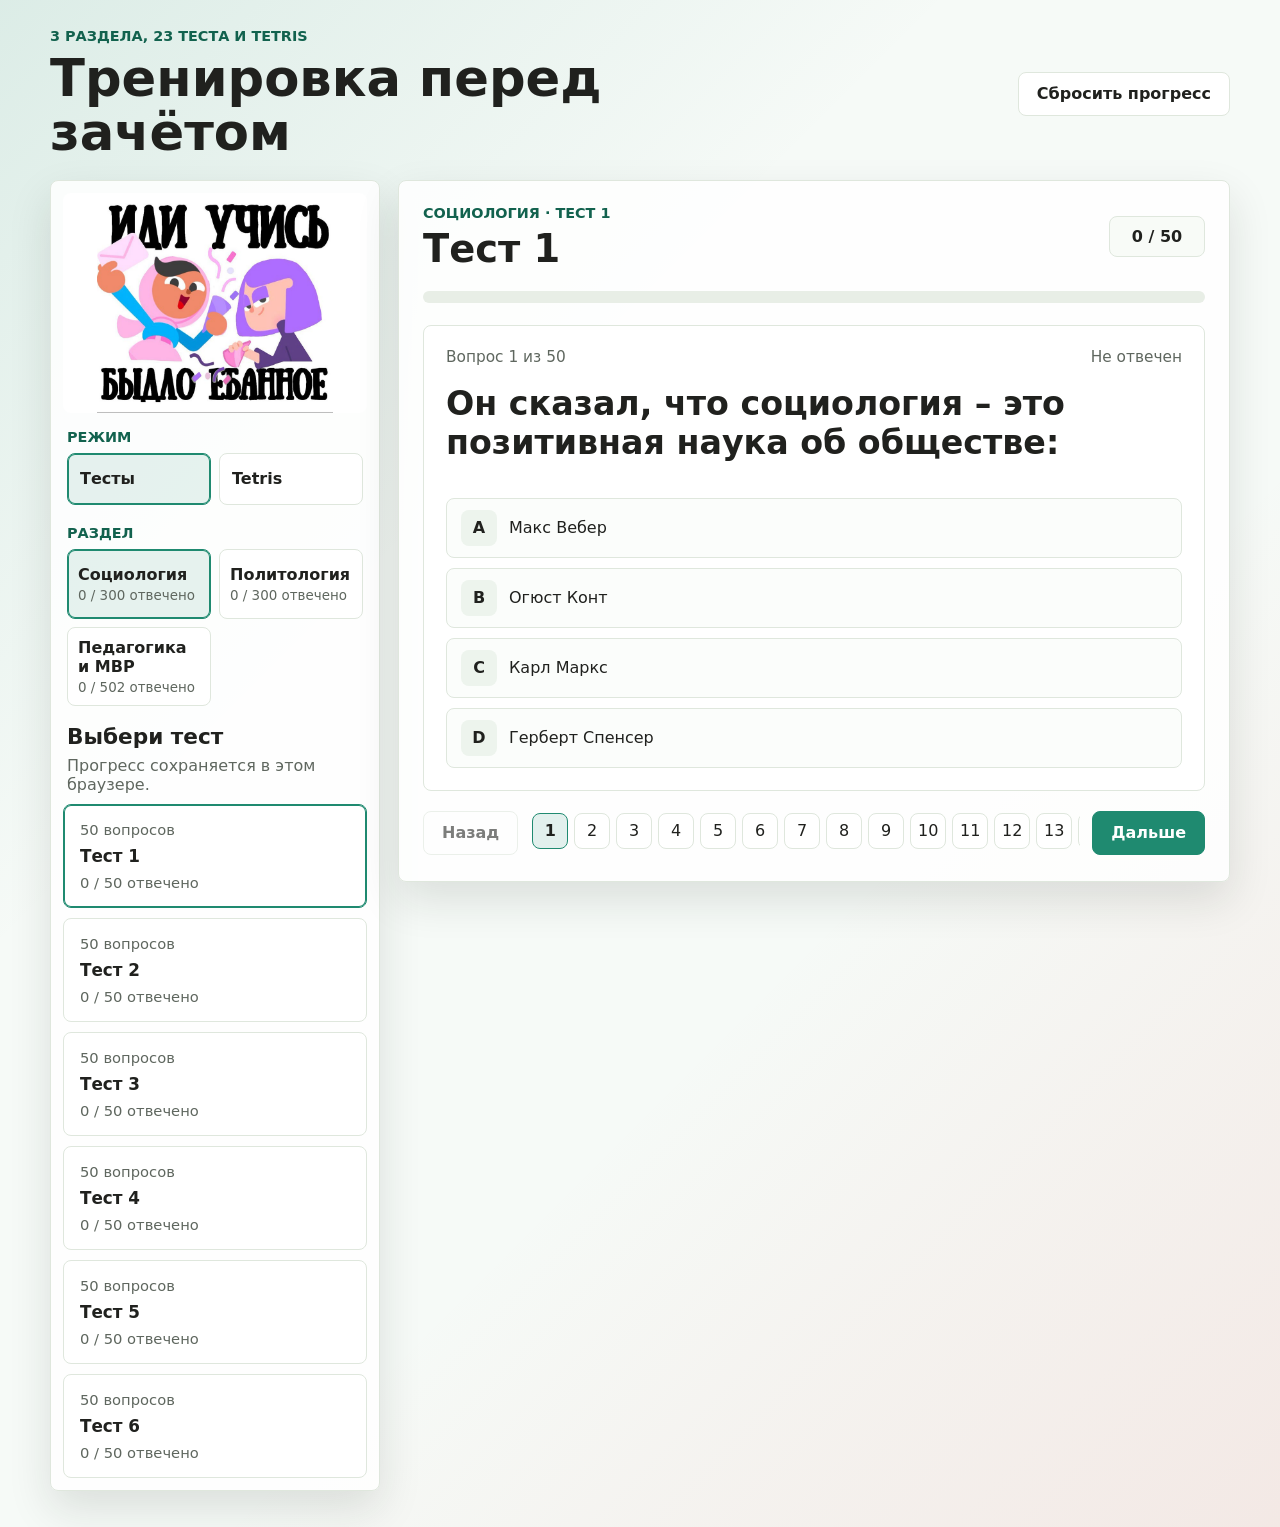
<file: index.html>
<!doctype html>
<html lang="ru">
  <head>
    <meta charset="UTF-8" />
    <meta name="viewport" content="width=device-width, initial-scale=1.0" />
    <meta
      name="description"
      content="Сайт для прохождения тестов и игры в Tetris с общей таблицей рекордов."
    />
    <meta name="theme-color" content="#1f8a70" />
    <title>Тесты и Tetris</title>
    <link rel="stylesheet" href="styles.css" />
  </head>
  <body>
    <div class="app-shell">
      <header class="topbar">
        <div>
          <p class="eyebrow">3 раздела, 23 теста и Tetris</p>
          <h1>Тренировка перед зачётом</h1>
        </div>
        <button class="ghost-button" id="resetAllButton" type="button">Сбросить прогресс</button>
      </header>

      <main class="workspace">
        <aside class="test-list" aria-label="Список тестов">
          <div class="study-photo" aria-hidden="true">
            <img
              src="assets/duolingo-study.jpg"
              alt=""
            />
          </div>

          <div class="mode-switcher">
            <p class="eyebrow">Режим</p>
            <div class="mode-tabs" id="modeTabs" aria-label="Режим сайта"></div>
          </div>

          <div id="quizSidebar">
          <div class="section-switcher">
            <p class="eyebrow">Раздел</p>
            <div class="section-tabs" id="sectionTabs" aria-label="Разделы тестов"></div>
          </div>

          <div class="test-list-header">
            <h2>Выбери тест</h2>
            <p>Прогресс сохраняется в этом браузере.</p>
          </div>

          <div class="test-cards" id="testCards"></div>
          </div>
        </aside>

        <section class="quiz-panel">
          <div id="quizView" aria-live="polite">
          <div class="quiz-toolbar">
            <div>
              <p class="eyebrow" id="activeTestLabel">Тест 1</p>
              <h2 id="activeTestTitle">Название теста</h2>
            </div>
            <div class="score-pill" id="answeredCount">0 / 50</div>
          </div>

          <div class="progress-track" aria-label="Прогресс теста">
            <div class="progress-bar" id="progressBar"></div>
          </div>

          <article class="question-area">
            <div class="question-meta">
              <span id="questionNumber">Вопрос 1</span>
              <span id="questionStatus">Не отвечен</span>
            </div>

            <h3 id="questionText">Вопрос появится здесь</h3>

            <div class="options" id="answerOptions"></div>

            <div class="feedback hidden" id="feedback"></div>
          </article>

          <div class="navigation">
            <button class="secondary-button" id="prevButton" type="button">Назад</button>
            <div class="jump-list" id="jumpList" aria-label="Быстрый переход по вопросам"></div>
            <button class="primary-button" id="nextButton" type="button">Дальше</button>
          </div>

          <section class="result-panel hidden" id="resultPanel">
            <div>
              <p class="eyebrow">Результат</p>
              <h2 id="resultTitle">0 правильных</h2>
              <p id="resultText"></p>
            </div>
            <button class="primary-button" id="finishButton" type="button">Посмотреть ошибки</button>
          </section>
          </div>

          <section class="tetris-view hidden" id="tetrisView" aria-label="Tetris">
            <div class="tetris-toolbar">
              <div>
                <p class="eyebrow">Arcade</p>
                <h2>Tetris</h2>
                <p class="tetris-copy">Стрелки двигают фигуру, вверх поворачивает, пробел делает жёсткое падение.</p>
              </div>
              <div class="tetris-actions">
                <button class="primary-button" id="tetrisStartButton" type="button">Новая игра</button>
                <button class="secondary-button" id="tetrisPauseButton" type="button">Пауза</button>
              </div>
            </div>

            <div class="tetris-layout">
              <div class="tetris-stage">
                <canvas id="tetrisCanvas" width="300" height="600" aria-label="Поле Tetris"></canvas>
                <div class="tetris-overlay" id="tetrisOverlay">Нажми «Новая игра»</div>
              </div>

              <div class="tetris-side">
                <div class="tetris-stats">
                  <div class="tetris-stat">
                    <span>Очки</span>
                    <strong id="tetrisScore">0</strong>
                  </div>
                  <div class="tetris-stat">
                    <span>Линии</span>
                    <strong id="tetrisLines">0</strong>
                  </div>
                  <div class="tetris-stat">
                    <span>Уровень</span>
                    <strong id="tetrisLevel">1</strong>
                  </div>
                </div>

                <div class="tetris-preview">
                  <p class="eyebrow">Следующая</p>
                  <canvas id="tetrisNextCanvas" width="120" height="120" aria-label="Следующая фигура"></canvas>
                </div>

                <div class="leaderboard-panel">
                  <div class="leaderboard-head">
                    <div>
                      <p class="eyebrow">Рекорды</p>
                      <h3>Таблица лидеров</h3>
                    </div>
                    <button class="ghost-button leaderboard-refresh" id="leaderboardRefreshButton" type="button">Обновить</button>
                  </div>

                  <form class="leaderboard-form" id="leaderboardForm">
                    <label class="leaderboard-label" for="leaderboardInitials">Инициалы</label>
                    <div class="leaderboard-row">
                      <input
                        class="leaderboard-input"
                        id="leaderboardInitials"
                        name="initials"
                        type="text"
                        maxlength="4"
                        autocomplete="off"
                        placeholder="VOV"
                      />
                      <button class="primary-button leaderboard-submit" id="leaderboardSubmitButton" type="submit">
                        Сохранить
                      </button>
                    </div>
                  </form>

                  <p class="leaderboard-hint" id="leaderboardHint">Закончи игру и отправь счёт, чтобы он появился у всех посетителей.</p>
                  <ol class="leaderboard-list" id="leaderboardList"></ol>
                  <p class="leaderboard-status" id="leaderboardStatus"></p>
                </div>
              </div>
            </div>
          </section>
        </section>
      </main>
    </div>

    <template id="testCardTemplate">
      <button class="test-card" type="button">
        <span class="test-card-kicker"></span>
        <strong></strong>
        <span class="test-card-progress"></span>
      </button>
    </template>

    <script src="tetris.js"></script>
    <script src="questions.js"></script>
    <script src="app.js"></script>
  </body>
</html>
</file>
<file: styles.css>
:root {
  --page: #f6faf7;
  --panel: #ffffff;
  --ink: #20211e;
  --muted: #5f675f;
  --line: #dfe7dd;
  --green: #1f8a70;
  --green-dark: #12624e;
  --coral: #d94f45;
  --yellow: #f2c84b;
  --shadow: 0 18px 44px rgba(27, 32, 26, 0.12);
  color-scheme: light;
  font-family:
    Inter, "Segoe UI", system-ui, -apple-system, BlinkMacSystemFont, Arial, sans-serif;
}

* {
  box-sizing: border-box;
}

body {
  margin: 0;
  min-height: 100vh;
  background:
    linear-gradient(135deg, rgba(31, 138, 112, 0.12), transparent 34%),
    linear-gradient(315deg, rgba(217, 79, 69, 0.1), transparent 38%),
    var(--page);
  color: var(--ink);
}

button {
  font: inherit;
  letter-spacing: 0;
}

.app-shell {
  width: min(1180px, calc(100% - 32px));
  margin: 0 auto;
  padding: 28px 0 36px;
}

.topbar {
  display: flex;
  align-items: center;
  justify-content: space-between;
  gap: 20px;
  margin-bottom: 20px;
}

.topbar h1,
.quiz-toolbar h2,
.test-list-header h2,
.result-panel h2 {
  margin: 0;
  line-height: 1.05;
}

.topbar h1 {
  font-size: clamp(2rem, 4vw, 4.2rem);
  max-width: 760px;
}

.eyebrow {
  margin: 0 0 8px;
  color: var(--green-dark);
  font-size: 0.9rem;
  font-weight: 800;
  text-transform: uppercase;
}

.workspace {
  display: grid;
  grid-template-columns: minmax(260px, 330px) minmax(0, 1fr);
  gap: 18px;
  align-items: start;
}

.test-list,
.quiz-panel {
  background: rgba(255, 255, 255, 0.86);
  border: 1px solid var(--line);
  border-radius: 8px;
  box-shadow: var(--shadow);
}

.test-list {
  padding: 12px;
}

.study-photo {
  height: 220px;
  overflow: hidden;
  border-radius: 8px;
  background: #ffffff;
}

.study-photo img {
  width: 100%;
  height: 100%;
  display: block;
  object-fit: contain;
}

.test-list-header {
  padding: 16px 4px 10px;
}

.mode-switcher {
  padding: 16px 4px 4px;
}

.mode-tabs {
  display: grid;
  grid-template-columns: 1fr 1fr;
  gap: 8px;
}

.mode-tab {
  min-height: 52px;
  padding: 10px 12px;
  color: var(--ink);
  background: #ffffff;
  border: 1px solid var(--line);
  border-radius: 8px;
  cursor: pointer;
  text-align: left;
  font-weight: 800;
}

.mode-tab:hover,
.mode-tab:focus-visible {
  border-color: var(--green);
  outline: none;
}

.mode-tab.active {
  border-color: var(--green);
  background: rgba(31, 138, 112, 0.1);
  box-shadow: inset 0 0 0 1px var(--green);
}

.section-switcher {
  padding: 16px 4px 4px;
}

.section-tabs {
  display: grid;
  grid-template-columns: 1fr 1fr;
  gap: 8px;
}

.section-tab {
  min-height: 70px;
  display: grid;
  align-content: center;
  gap: 4px;
  padding: 10px;
  color: var(--ink);
  background: #ffffff;
  border: 1px solid var(--line);
  border-radius: 8px;
  cursor: pointer;
  text-align: left;
}

.section-tab strong,
.section-tab span {
  display: block;
}

.section-tab span {
  color: var(--muted);
  font-size: 0.84rem;
}

.section-tab:hover,
.section-tab:focus-visible {
  border-color: var(--green);
  outline: none;
}

.section-tab.active {
  border-color: var(--green);
  background: rgba(31, 138, 112, 0.1);
  box-shadow: inset 0 0 0 1px var(--green);
}

.test-list-header h2 {
  font-size: 1.35rem;
}

.test-list-header p {
  margin: 8px 0 0;
  color: var(--muted);
}

.test-cards {
  display: grid;
  gap: 10px;
}

.test-card {
  width: 100%;
  min-height: 98px;
  display: grid;
  gap: 8px;
  padding: 16px;
  text-align: left;
  color: var(--ink);
  background: var(--panel);
  border: 1px solid var(--line);
  border-radius: 8px;
  cursor: pointer;
  transition:
    border-color 160ms ease,
    transform 160ms ease,
    box-shadow 160ms ease;
}

.test-card:hover,
.test-card:focus-visible {
  border-color: var(--green);
  transform: translateY(-1px);
  outline: none;
  box-shadow: 0 10px 22px rgba(31, 138, 112, 0.14);
}

.test-card.active {
  border-color: var(--green);
  box-shadow: inset 0 0 0 1px var(--green);
}

.test-card-kicker,
.test-card-progress {
  color: var(--muted);
  font-size: 0.92rem;
}

.test-card strong {
  font-size: 1.05rem;
}

.quiz-panel {
  min-height: 680px;
  padding: 24px;
}

.quiz-toolbar {
  display: flex;
  align-items: center;
  justify-content: space-between;
  gap: 16px;
}

.quiz-toolbar h2 {
  font-size: clamp(1.7rem, 3vw, 2.8rem);
}

.score-pill {
  min-width: 96px;
  padding: 10px 14px;
  border: 1px solid var(--line);
  border-radius: 8px;
  background: #f8fbf7;
  text-align: center;
  font-weight: 800;
  white-space: nowrap;
}

.progress-track {
  height: 12px;
  margin: 22px 0;
  overflow: hidden;
  border-radius: 8px;
  background: #e8eee6;
}

.progress-bar {
  width: 0%;
  height: 100%;
  background: linear-gradient(90deg, var(--green), var(--yellow), var(--coral));
  transition: width 200ms ease;
}

.question-area {
  min-height: 390px;
  display: grid;
  align-content: start;
  gap: 18px;
  padding: 22px;
  border: 1px solid var(--line);
  border-radius: 8px;
  background: var(--panel);
}

.question-meta {
  display: flex;
  align-items: center;
  justify-content: space-between;
  gap: 12px;
  color: var(--muted);
  font-size: 0.96rem;
}

#questionText {
  min-height: 96px;
  margin: 0;
  overflow-wrap: anywhere;
  font-size: clamp(1.35rem, 2.6vw, 2.15rem);
  line-height: 1.18;
}

.options {
  display: grid;
  gap: 10px;
}

.text-answer-form {
  display: grid;
  grid-template-columns: minmax(0, 1fr) auto;
  gap: 10px;
}

.text-answer-input {
  width: 100%;
  min-height: 52px;
  padding: 0 14px;
  color: var(--ink);
  background: #ffffff;
  border: 1px solid var(--line);
  border-radius: 8px;
}

.text-answer-input:focus-visible {
  border-color: var(--green);
  outline: none;
}

.text-answer-button {
  min-width: 124px;
}

.option-button {
  width: 100%;
  min-height: 58px;
  display: grid;
  grid-template-columns: 36px 1fr;
  align-items: center;
  gap: 12px;
  padding: 11px 14px;
  text-align: left;
  color: var(--ink);
  background: #fbfdfb;
  border: 1px solid var(--line);
  border-radius: 8px;
  cursor: pointer;
}

.option-button:hover,
.option-button:focus-visible {
  border-color: var(--green);
  outline: none;
}

.option-button.selected {
  border-color: var(--green);
  background: rgba(31, 138, 112, 0.1);
}

.option-button.correct {
  border-color: var(--green);
  background: rgba(31, 138, 112, 0.16);
}

.option-button.wrong {
  border-color: var(--coral);
  background: rgba(217, 79, 69, 0.13);
}

.option-letter {
  width: 36px;
  height: 36px;
  display: grid;
  place-items: center;
  border-radius: 8px;
  background: #edf4ed;
  font-weight: 800;
}

.feedback {
  padding: 14px 16px;
  border-left: 4px solid var(--green);
  border-radius: 8px;
  background: #f4faf4;
  color: var(--ink);
}

.feedback.wrong {
  border-left-color: var(--coral);
}

.hidden {
  display: none !important;
}

.navigation {
  display: grid;
  grid-template-columns: auto minmax(0, 1fr) auto;
  align-items: center;
  gap: 12px;
  margin-top: 18px;
}

.jump-list {
  display: flex;
  gap: 6px;
  overflow-x: auto;
  padding: 4px 2px 8px;
  scrollbar-width: thin;
}

.jump-button {
  width: 36px;
  height: 36px;
  flex: 0 0 auto;
  border: 1px solid var(--line);
  border-radius: 8px;
  background: var(--panel);
  color: var(--ink);
  cursor: pointer;
}

.jump-button.active {
  border-color: var(--green);
  background: rgba(31, 138, 112, 0.12);
  font-weight: 800;
}

.jump-button.answered {
  box-shadow: inset 0 -4px 0 var(--yellow);
}

.jump-button.repeat {
  border-color: var(--coral);
}

.jump-button.repeat.answered {
  box-shadow: inset 0 -4px 0 var(--coral);
}

.primary-button,
.secondary-button,
.ghost-button {
  min-height: 44px;
  padding: 0 18px;
  border-radius: 8px;
  cursor: pointer;
}

.primary-button {
  color: #ffffff;
  background: var(--green);
  border: 1px solid var(--green);
  font-weight: 800;
}

.primary-button:hover,
.primary-button:focus-visible {
  background: var(--green-dark);
  border-color: var(--green-dark);
  outline: none;
}

.secondary-button,
.ghost-button {
  color: var(--ink);
  background: #ffffff;
  border: 1px solid var(--line);
  font-weight: 700;
}

.secondary-button:hover,
.secondary-button:focus-visible,
.ghost-button:hover,
.ghost-button:focus-visible {
  border-color: var(--green);
  outline: none;
}

.primary-button:disabled,
.secondary-button:disabled,
.ghost-button:disabled {
  opacity: 0.58;
  cursor: default;
}

.result-panel {
  display: flex;
  align-items: center;
  justify-content: space-between;
  gap: 20px;
  margin-top: 18px;
  padding: 20px;
  border: 1px solid var(--line);
  border-radius: 8px;
  background: #fffdfa;
}

.result-panel p:last-child {
  margin-bottom: 0;
  color: var(--muted);
}

.tetris-view {
  display: grid;
  gap: 18px;
}

.tetris-toolbar {
  display: flex;
  align-items: flex-start;
  justify-content: space-between;
  gap: 16px;
}

.tetris-toolbar h2,
.leaderboard-head h3 {
  margin: 0;
  line-height: 1.05;
}

.tetris-copy {
  max-width: 560px;
  margin: 8px 0 0;
  color: var(--muted);
}

.tetris-actions {
  display: flex;
  gap: 10px;
  flex-wrap: wrap;
}

.tetris-layout {
  display: grid;
  grid-template-columns: minmax(0, 360px) minmax(260px, 1fr);
  gap: 18px;
  align-items: start;
}

.tetris-stage {
  position: relative;
  min-height: 620px;
  display: grid;
  place-items: center;
  padding: 10px;
  background: #101a16;
  border: 1px solid #203228;
  border-radius: 8px;
}

#tetrisCanvas,
#tetrisNextCanvas {
  display: block;
  background: #0b1310;
  border-radius: 6px;
}

#tetrisCanvas {
  width: min(100%, 300px);
  height: auto;
}

.tetris-overlay {
  position: absolute;
  inset: auto 24px 24px;
  padding: 12px 14px;
  color: #ffffff;
  background: rgba(11, 19, 16, 0.88);
  border: 1px solid rgba(255, 255, 255, 0.12);
  border-radius: 8px;
  text-align: center;
}

.tetris-side {
  display: grid;
  gap: 14px;
}

.tetris-stats {
  display: grid;
  grid-template-columns: repeat(3, minmax(0, 1fr));
  gap: 10px;
}

.tetris-stat,
.tetris-preview,
.leaderboard-panel {
  padding: 14px;
  background: #ffffff;
  border: 1px solid var(--line);
  border-radius: 8px;
}

.tetris-stat span {
  display: block;
  color: var(--muted);
  font-size: 0.88rem;
}

.tetris-stat strong {
  display: block;
  margin-top: 6px;
  font-size: 1.6rem;
  line-height: 1;
}

.tetris-preview {
  display: grid;
  justify-items: start;
  gap: 10px;
}

.leaderboard-head {
  display: flex;
  align-items: flex-start;
  justify-content: space-between;
  gap: 12px;
  margin-bottom: 12px;
}

.leaderboard-refresh {
  min-height: 40px;
  padding-inline: 14px;
}

.leaderboard-form {
  display: grid;
  gap: 8px;
}

.leaderboard-label,
.leaderboard-hint,
.leaderboard-status,
.leaderboard-meta {
  color: var(--muted);
}

.leaderboard-row {
  display: grid;
  grid-template-columns: minmax(0, 1fr) auto;
  gap: 10px;
}

.leaderboard-input {
  width: 100%;
  min-height: 46px;
  padding: 0 12px;
  color: var(--ink);
  background: #ffffff;
  border: 1px solid var(--line);
  border-radius: 8px;
  text-transform: uppercase;
}

.leaderboard-input:focus-visible {
  border-color: var(--green);
  outline: none;
}

.leaderboard-submit {
  min-width: 124px;
}

.leaderboard-hint {
  margin: 12px 0 0;
}

.leaderboard-list {
  margin: 14px 0 0;
  padding-left: 20px;
  display: grid;
  gap: 8px;
}

.leaderboard-item {
  display: grid;
  grid-template-columns: auto 1fr auto;
  gap: 10px;
  align-items: baseline;
}

.leaderboard-rank {
  font-weight: 800;
}

.leaderboard-name {
  font-weight: 700;
  overflow-wrap: anywhere;
}

.leaderboard-score {
  font-weight: 800;
  white-space: nowrap;
}

.leaderboard-meta {
  font-size: 0.84rem;
}

.leaderboard-empty {
  margin: 14px 0 0;
  color: var(--muted);
}

@media (max-width: 860px) {
  .app-shell {
    width: min(100% - 20px, 720px);
    padding-top: 18px;
  }

  .topbar,
  .quiz-toolbar,
  .result-panel,
  .tetris-toolbar {
    align-items: stretch;
    flex-direction: column;
  }

  .workspace {
    grid-template-columns: 1fr;
  }

  .test-list {
    order: 1;
  }

  .quiz-panel {
    order: 2;
    min-height: 0;
    padding: 16px;
  }

  .study-photo {
    height: 190px;
  }

  .mode-tabs,
  .section-tabs {
    grid-template-columns: 1fr;
  }

  .tetris-layout,
  .tetris-stats,
  .leaderboard-row {
    grid-template-columns: 1fr;
  }

  .tetris-stage {
    min-height: 0;
  }

  .navigation {
    grid-template-columns: 1fr 1fr;
  }

  .jump-list {
    grid-column: 1 / -1;
    grid-row: 1;
  }

  .secondary-button {
    grid-column: 1;
    grid-row: 2;
  }

  .primary-button {
    grid-column: 2;
    grid-row: 2;
  }
}

@media (max-width: 520px) {
  .app-shell {
    width: min(100% - 12px, 520px);
  }

  .topbar h1 {
    font-size: 2rem;
  }

  .question-area {
    padding: 16px;
  }

  .question-meta {
    align-items: flex-start;
    flex-direction: column;
  }

  .mode-tab {
    min-height: 46px;
  }

  .option-button {
    grid-template-columns: 32px 1fr;
    padding: 10px;
  }

  .text-answer-form {
    grid-template-columns: 1fr;
  }

  .leaderboard-list {
    padding-left: 18px;
  }

  .option-letter {
    width: 32px;
    height: 32px;
  }
}
</file>
